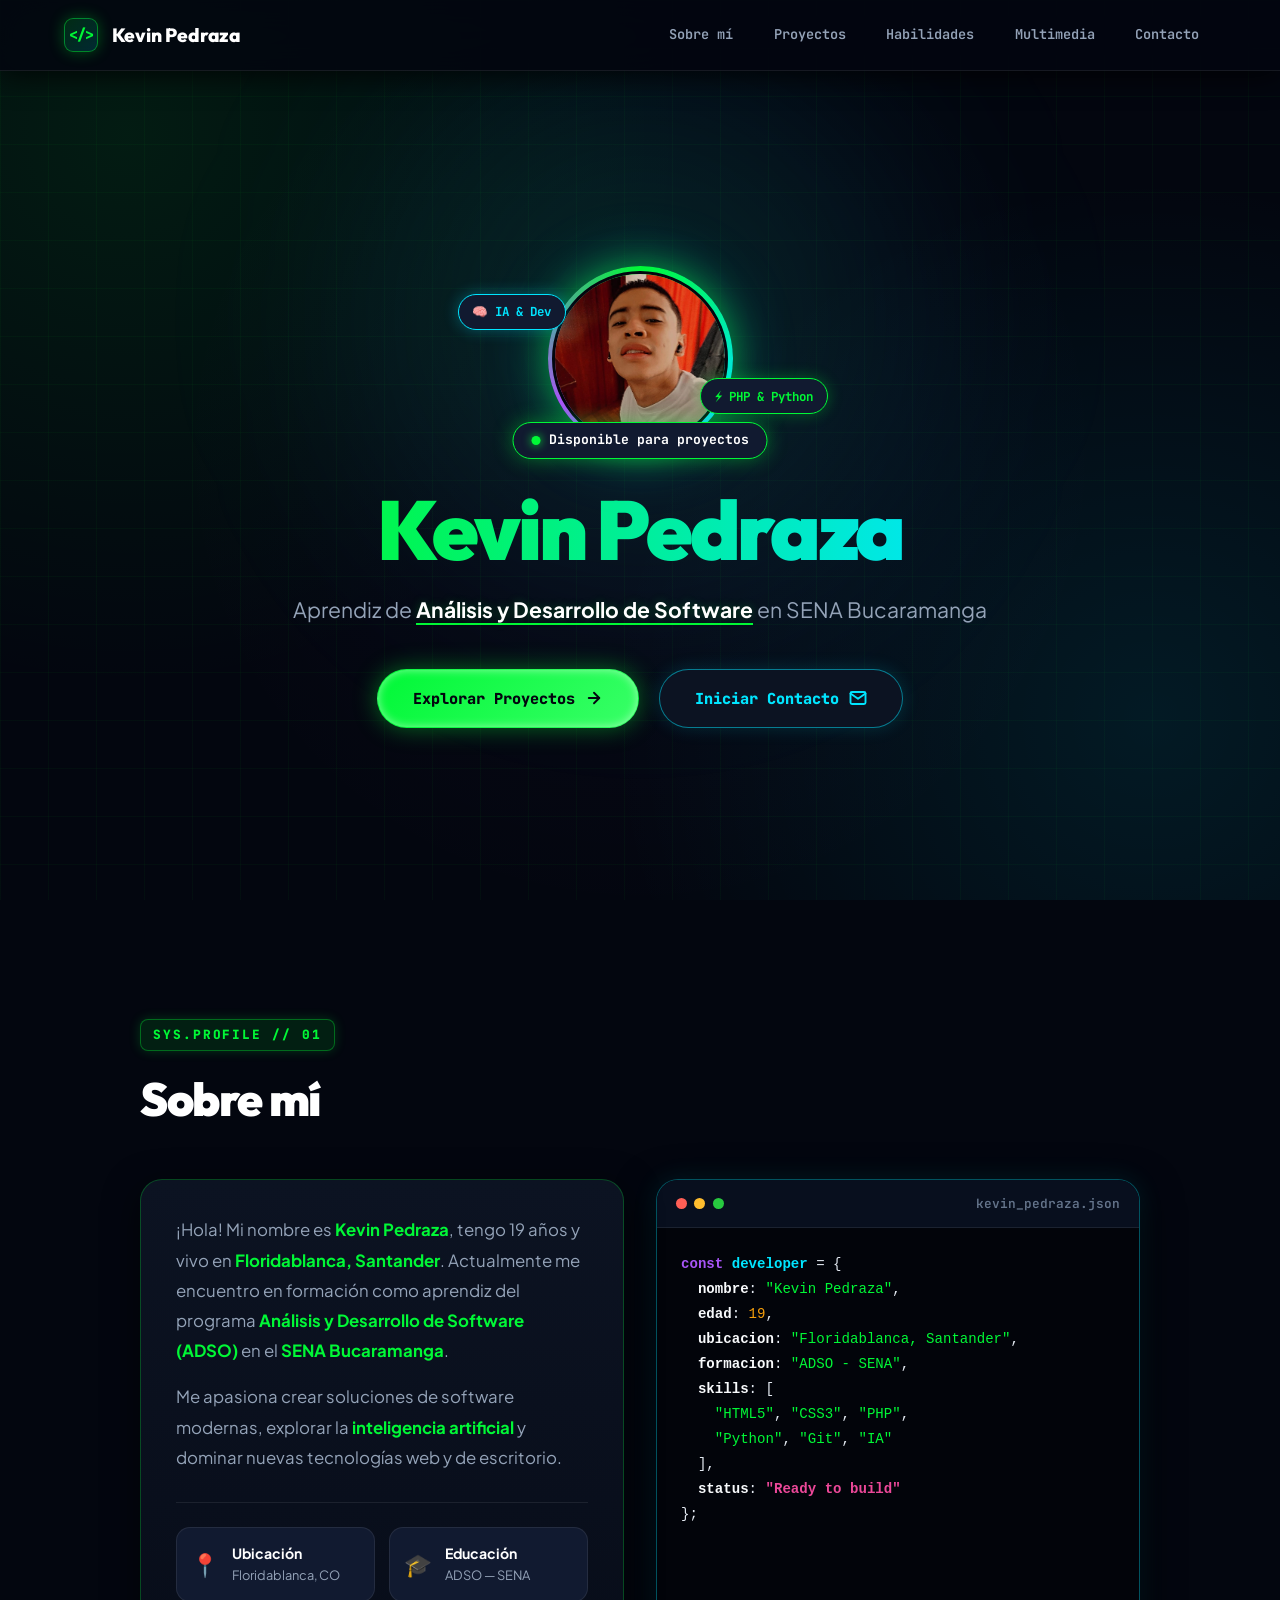
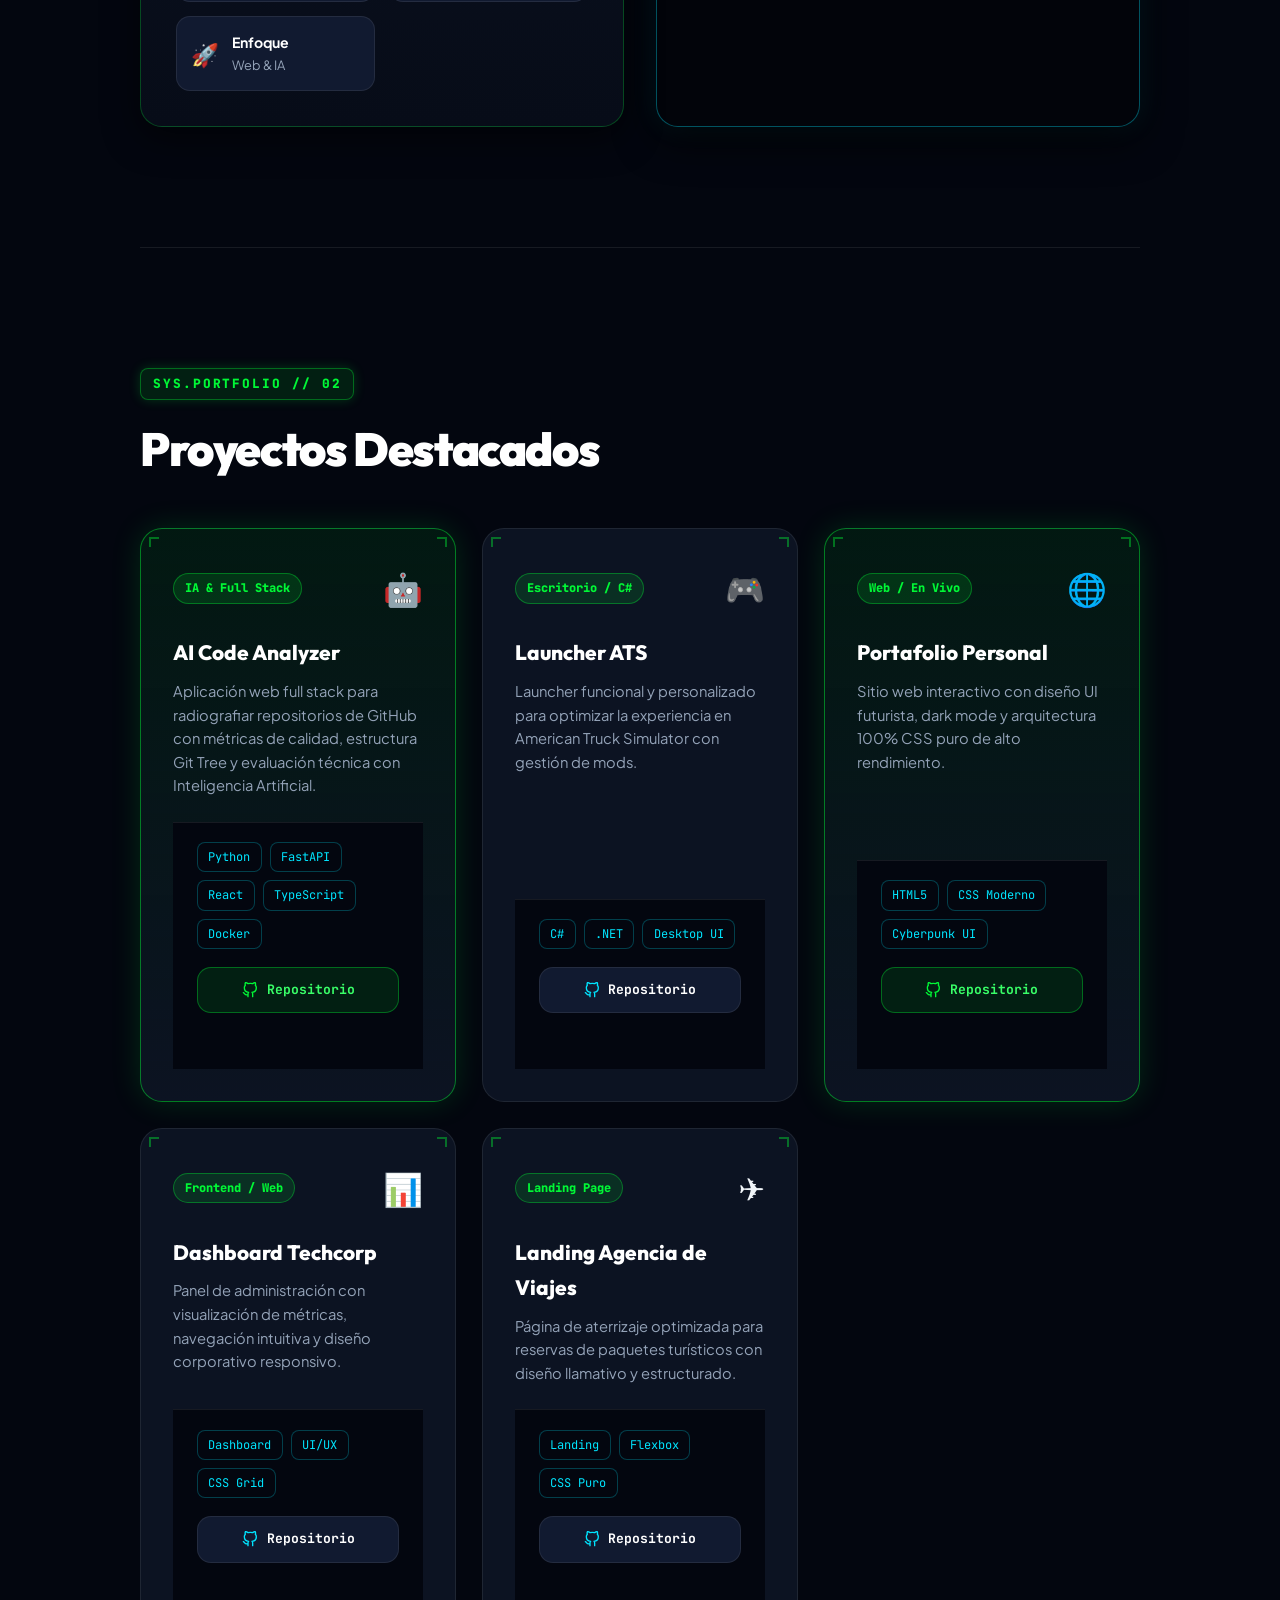
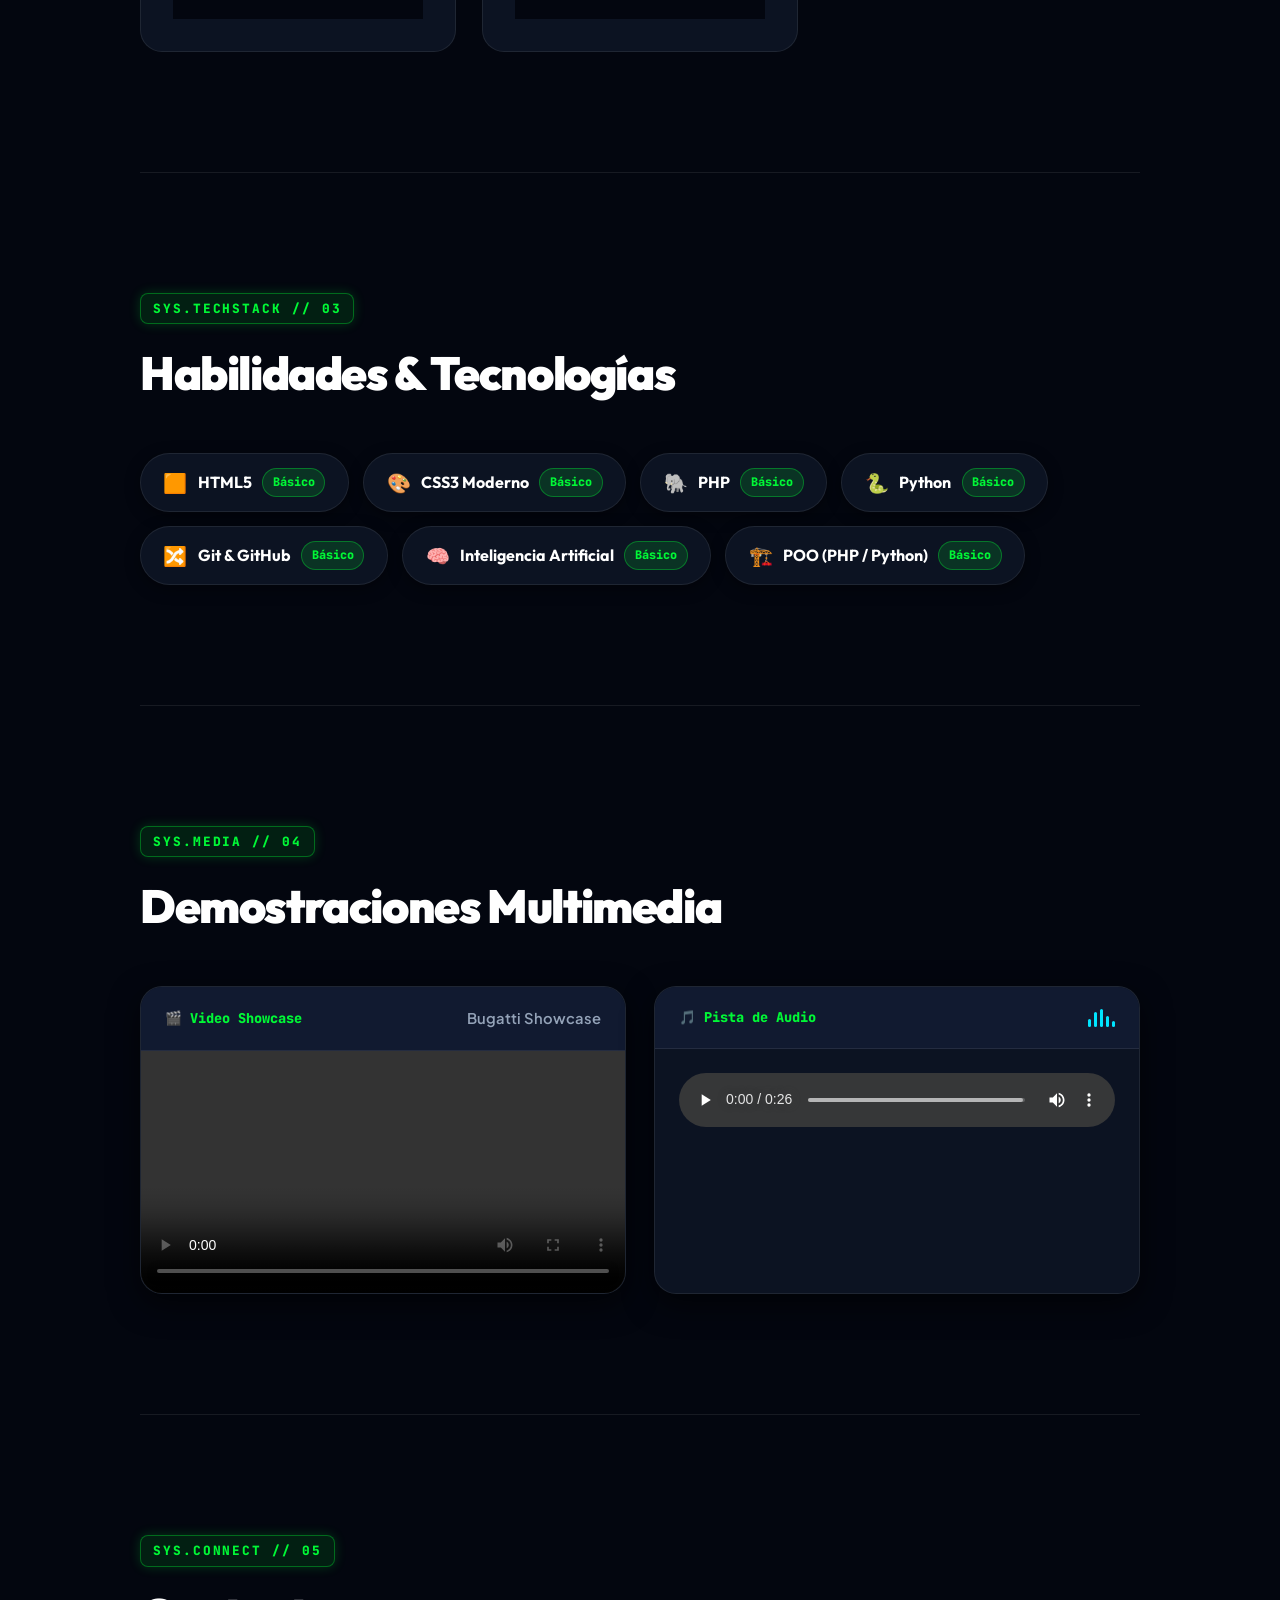
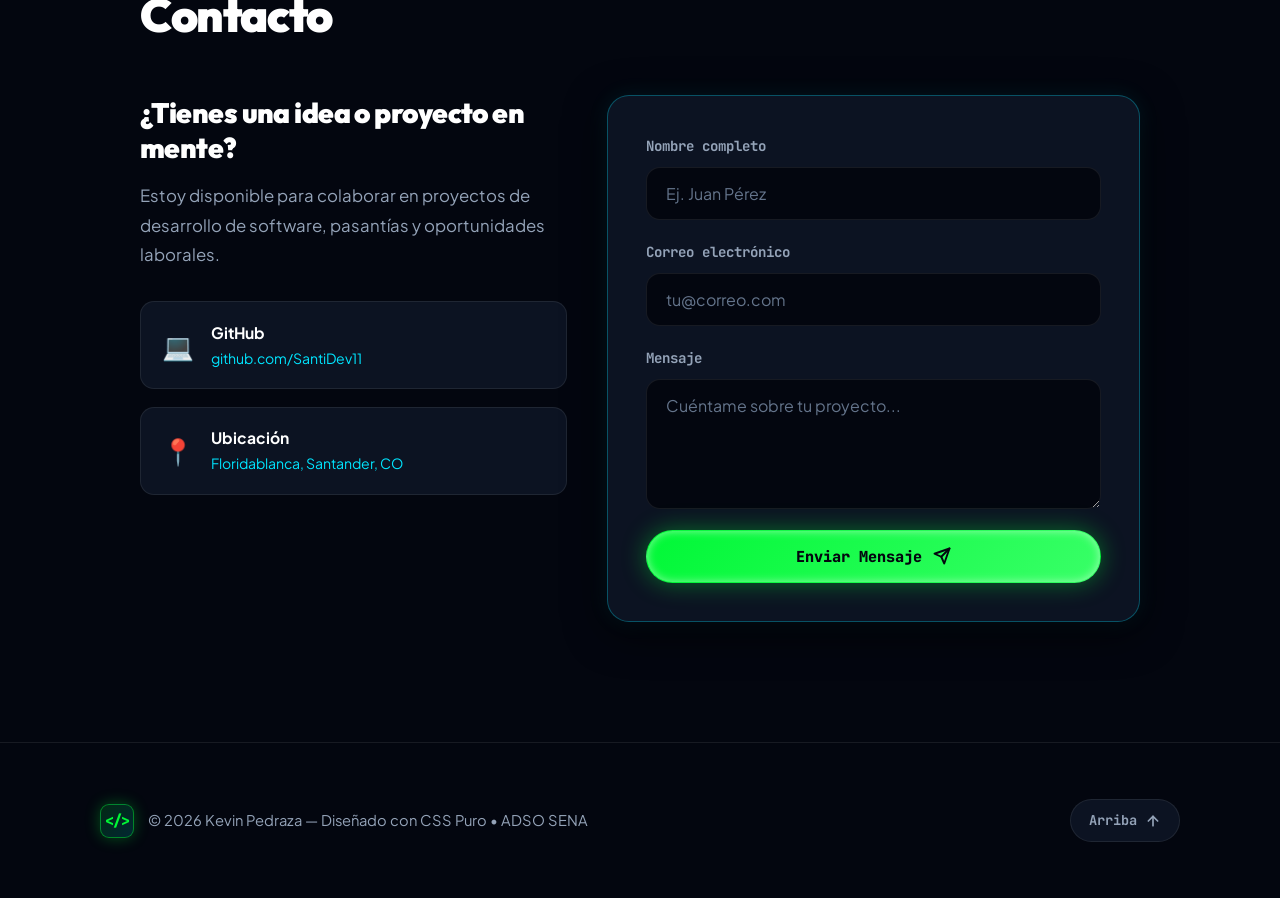
<file: index.html>
<!DOCTYPE html>
<html lang="es">
<head>
  <meta charset="UTF-8">
  <meta name="viewport" content="width=device-width, initial-scale=1.0">
  <meta name="description" content="Portafolio profesional de Kevin Pedraza — Desarrollador de Software y Aprendiz ADSO en SENA Bucaramanga.">
  <meta name="author" content="Kevin Pedraza">
  
  <!-- Fuentes modernas de alta calidad -->
  <link rel="preconnect" href="https://fonts.googleapis.com">
  <link rel="preconnect" href="https://fonts.gstatic.com" crossorigin>
  <link href="https://fonts.googleapis.com/css2?family=Outfit:wght@400;500;600;700;800;900&family=Plus+Jakarta+Sans:wght@400;500;600;700;800&family=JetBrains+Mono:wght@400;500;700;800&display=swap" rel="stylesheet">
  
  <link rel="stylesheet" href="style.css">
  <title>Kevin Pedraza — Portafolio</title>
</head>

<body>
  <!-- ===== PRELOADER 100% CSS PURO SEMÁNTICO ===== -->
  <aside id="preloader" class="preloader" aria-label="Pantalla de carga">
    <figure class="preloader__content">
      <span class="preloader__icon-wrapper">
        <span class="preloader__glow"></span>
        <span class="cyber-core" aria-hidden="true">
          <span class="core-ring"></span>
          <span class="core-prism"></span>
          <span class="core-code">
            <span class="bracket-l">&lt;</span>
            <span class="slash">/</span>
            <span class="bracket-r">&gt;</span>
          </span>
        </span>
      </span>
      <h3 class="preloader__title">Loading...</h3>
      <figcaption class="preloader__subtitle">Portafolio — Kevin Pedraza</figcaption>
      <figure class="preloader__bar">
        <span class="preloader__progress"></span>
      </figure>
    </figure>
  </aside>

  <!-- ===== HEADER / NAVBAR CYBER ===== -->
  <header>
    <a href="#hero" class="nav__logo">
      <span class="logo__symbol" aria-hidden="true">&lt;/&gt;</span>
      <span class="logo__text">Kevin Pedraza</span>
    </a>
    <nav aria-label="Navegación principal">
      <a href="#sobre-mi">Sobre mí</a>
      <a href="#proyectos">Proyectos</a>
      <a href="#habilidades">Habilidades</a>
      <a href="#multimedia">Multimedia</a>
      <a href="#contacto">Contacto</a>
    </nav>
  </header>

  <!-- ===== HERO SECTION MASTER ===== -->
  <section id="hero" class="hero">
    <span class="hero__glow"></span>
    <span class="hero__grid-overlay"></span>
    
    <article class="hero__container">
      
      <!-- Avatar con Anillo de Neón Holográfico + Chips Flotantes -->
      <figure class="hero__avatar-wrapper">
        <span class="hero-floating-chip chip-1">🧠 IA & Dev</span>
        <span class="hero-floating-chip chip-2">⚡ PHP & Python</span>
        
        <span class="hero__foto">
          <img src="img/fotoperfil.jpeg" alt="Foto de perfil de Kevin Pedraza">
        </span>
        
        <span class="status-badge">
          <span class="status-dot"></span>
          <span>Disponible para proyectos</span>
        </span>
      </figure>

      <h1 class="hero__name">Kevin Pedraza</h1>
      <p class="hero__role">Aprendiz de <strong>Análisis y Desarrollo de Software</strong> en SENA Bucaramanga</p>
      
      <nav class="hero__actions" aria-label="Acciones principales">
        <a href="#proyectos" class="btn btn--primary">
          <span>Explorar Proyectos</span>
          <svg width="18" height="18" viewBox="0 0 24 24" fill="none" stroke="currentColor" stroke-width="2.5" stroke-linecap="round" stroke-linejoin="round"><line x1="5" y1="12" x2="19" y2="12"></line><polyline points="12 5 19 12 12 19"></polyline></svg>
        </a>
        <a href="#contacto" class="btn btn--secondary">
          <span>Iniciar Contacto</span>
          <svg width="18" height="18" viewBox="0 0 24 24" fill="none" stroke="currentColor" stroke-width="2.5" stroke-linecap="round" stroke-linejoin="round"><path d="M4 4h16c1.1 0 2 .9 2 2v12c0 1.1-.9 2-2 2H4c-1.1 0-2-.9-2-2V6c0-1.1.9-2 2-2z"></path><polyline points="22,6 12,13 2,6"></polyline></svg>
        </a>
      </nav>

    </article>
  </section>

  <!-- ===== CONTENIDO PRINCIPAL ===== -->
  <main>

    <!-- SECCIÓN: SOBRE MÍ CON TERMINAL IDE -->
    <section id="sobre-mi" class="seccion">
      <header class="seccion__header">
        <span class="seccion__tag">SYS.PROFILE // 01</span>
        <h2>Sobre mí</h2>
      </header>

      <section class="about-grid">
        <!-- Tarjeta de Texto Principal -->
        <article class="card card--about">
          <p class="about__text">
            ¡Hola! Mi nombre es <strong>Kevin Pedraza</strong>, tengo 19 años y vivo en <strong>Floridablanca, Santander</strong>. Actualmente me encuentro en formación como aprendiz del programa <strong>Análisis y Desarrollo de Software (ADSO)</strong> en el <strong>SENA Bucaramanga</strong>.
          </p>
          <p class="about__text">
            Me apasiona crear soluciones de software modernas, explorar la <strong>inteligencia artificial</strong> y dominar nuevas tecnologías web y de escritorio.
          </p>

          <ul class="about__highlights">
            <li class="highlight-item">
              <span class="highlight-icon">📍</span>
              <section>
                <strong>Ubicación</strong>
                <p>Floridablanca, CO</p>
              </section>
            </li>
            <li class="highlight-item">
              <span class="highlight-icon">🎓</span>
              <section>
                <strong>Educación</strong>
                <p>ADSO — SENA</p>
              </section>
            </li>
            <li class="highlight-item">
              <span class="highlight-icon">🚀</span>
              <section>
                <strong>Enfoque</strong>
                <p>Web & IA</p>
              </section>
            </li>
          </ul>
        </article>

        <!-- Terminal IDE Interactiva -->
        <aside class="cyber-terminal">
          <header class="terminal__header">
            <span class="terminal__dots">
              <span class="dot red"></span>
              <span class="dot yellow"></span>
              <span class="dot green"></span>
            </span>
            <span class="terminal__title">kevin_pedraza.json</span>
          </header>
          <pre class="terminal__code"><code><span class="syn-key">const</span> <span class="syn-var">developer</span> = {
  <span class="syn-prop">nombre</span>: <span class="syn-str">"Kevin Pedraza"</span>,
  <span class="syn-prop">edad</span>: <span class="syn-num">19</span>,
  <span class="syn-prop">ubicacion</span>: <span class="syn-str">"Floridablanca, Santander"</span>,
  <span class="syn-prop">formacion</span>: <span class="syn-str">"ADSO - SENA"</span>,
  <span class="syn-prop">skills</span>: [
    <span class="syn-str">"HTML5"</span>, <span class="syn-str">"CSS3"</span>, <span class="syn-str">"PHP"</span>,
    <span class="syn-str">"Python"</span>, <span class="syn-str">"Git"</span>, <span class="syn-str">"IA"</span>
  ],
  <span class="syn-prop">status</span>: <span class="syn-bool">"Ready to build"</span>
};</code></pre>
        </aside>
      </section>
    </section>

    <!-- SECCIÓN: PROYECTOS -->
    <section id="proyectos" class="seccion">
      <header class="seccion__header">
        <span class="seccion__tag">SYS.PORTFOLIO // 02</span>
        <h2>Proyectos Destacados</h2>
      </header>

      <section class="grid-proyectos">
        
        <!-- Proyecto 1: AI Code Analyzer (Destacado) -->
        <article class="proyecto-card proyecto-card--featured">
          <span class="card__corner top-l"></span>
          <span class="card__corner top-r"></span>
          <header class="proyecto-card__top">
            <span class="proyecto-card__badge">IA & Full Stack</span>
            <span class="proyecto-card__icon">🤖</span>
          </header>
          <h3>AI Code Analyzer</h3>
          <p>Aplicación web full stack para radiografiar repositorios de GitHub con métricas de calidad, estructura Git Tree y evaluación técnica con Inteligencia Artificial.</p>
          <footer class="proyecto-card__footer">
            <section class="proyecto-card__tags">
              <span>Python</span>
              <span>FastAPI</span>
              <span>React</span>
              <span>TypeScript</span>
              <span>Docker</span>
            </section>
            <nav class="proyecto-card__actions" aria-label="Enlaces de AI Code Analyzer">
              <a href="https://github.com/SantiDev11/AI-Code-Analyzer" target="_blank" rel="noopener noreferrer" class="btn-repo btn-repo--highlight">
                <svg width="16" height="16" viewBox="0 0 24 24" fill="none" stroke="currentColor" stroke-width="2" stroke-linecap="round" stroke-linejoin="round"><path d="M9 19c-5 1.5-5-2.5-7-3m14 6v-3.87a3.37 3.37 0 0 0-.94-2.61c3.14-.35 6.44-1.54 6.44-7A5.44 5.44 0 0 0 20 4.77 5.07 5.07 0 0 0 19.91 1S18.73.65 16 2.48a13.38 13.38 0 0 0-7 0C6.27.65 5.09 1 5.09 1A5.07 5.07 0 0 0 5 4.77a5.44 5.44 0 0 0-1.5 3.78c0 5.42 3.3 6.61 6.44 7A3.37 3.37 0 0 0 9 18.13V22"></path></svg>
                <span>Repositorio</span>
              </a>
            </nav>
          </footer>
        </article>

        <!-- Proyecto 2 -->
        <article class="proyecto-card">
          <span class="card__corner top-l"></span>
          <span class="card__corner top-r"></span>
          <header class="proyecto-card__top">
            <span class="proyecto-card__badge">Escritorio / C#</span>
            <span class="proyecto-card__icon">🎮</span>
          </header>
          <h3>Launcher ATS</h3>
          <p>Launcher funcional y personalizado para optimizar la experiencia en American Truck Simulator con gestión de mods.</p>
          <footer class="proyecto-card__footer">
            <section class="proyecto-card__tags">
              <span>C#</span>
              <span>.NET</span>
              <span>Desktop UI</span>
            </section>
            <nav class="proyecto-card__actions" aria-label="Enlaces de Launcher ATS">
              <a href="https://github.com/SantiDev11/launcher-victor-trucks-backend.git" target="_blank" rel="noopener noreferrer" class="btn-repo">
                <svg width="16" height="16" viewBox="0 0 24 24" fill="none" stroke="currentColor" stroke-width="2" stroke-linecap="round" stroke-linejoin="round"><path d="M9 19c-5 1.5-5-2.5-7-3m14 6v-3.87a3.37 3.37 0 0 0-.94-2.61c3.14-.35 6.44-1.54 6.44-7A5.44 5.44 0 0 0 20 4.77 5.07 5.07 0 0 0 19.91 1S18.73.65 16 2.48a13.38 13.38 0 0 0-7 0C6.27.65 5.09 1 5.09 1A5.07 5.07 0 0 0 5 4.77a5.44 5.44 0 0 0-1.5 3.78c0 5.42 3.3 6.61 6.44 7A3.37 3.37 0 0 0 9 18.13V22"></path></svg>
                <span>Repositorio</span>
              </a>
            </nav>
          </footer>
        </article>

        <!-- Proyecto 2 (Destacado) -->
        <article class="proyecto-card proyecto-card--featured">
          <span class="card__corner top-l"></span>
          <span class="card__corner top-r"></span>
          <header class="proyecto-card__top">
            <span class="proyecto-card__badge">Web / En Vivo</span>
            <span class="proyecto-card__icon">🌐</span>
          </header>
          <h3>Portafolio Personal</h3>
          <p>Sitio web interactivo con diseño UI futurista, dark mode y arquitectura 100% CSS puro de alto rendimiento.</p>
          <footer class="proyecto-card__footer">
            <section class="proyecto-card__tags">
              <span>HTML5</span>
              <span>CSS Moderno</span>
              <span>Cyberpunk UI</span>
            </section>
            <nav class="proyecto-card__actions" aria-label="Enlaces del Portafolio">
              <a href="https://github.com/SantiDev11/portafolio-Kevin-Pedraza" target="_blank" rel="noopener noreferrer" class="btn-repo btn-repo--highlight">
                <svg width="16" height="16" viewBox="0 0 24 24" fill="none" stroke="currentColor" stroke-width="2" stroke-linecap="round" stroke-linejoin="round"><path d="M9 19c-5 1.5-5-2.5-7-3m14 6v-3.87a3.37 3.37 0 0 0-.94-2.61c3.14-.35 6.44-1.54 6.44-7A5.44 5.44 0 0 0 20 4.77 5.07 5.07 0 0 0 19.91 1S18.73.65 16 2.48a13.38 13.38 0 0 0-7 0C6.27.65 5.09 1 5.09 1A5.07 5.07 0 0 0 5 4.77a5.44 5.44 0 0 0-1.5 3.78c0 5.42 3.3 6.61 6.44 7A3.37 3.37 0 0 0 9 18.13V22"></path></svg>
                <span>Repositorio</span>
              </a>
            </nav>
          </footer>
        </article>

        <!-- Proyecto 3 -->
        <article class="proyecto-card">
          <span class="card__corner top-l"></span>
          <span class="card__corner top-r"></span>
          <header class="proyecto-card__top">
            <span class="proyecto-card__badge">Frontend / Web</span>
            <span class="proyecto-card__icon">📊</span>
          </header>
          <h3>Dashboard Techcorp</h3>
          <p>Panel de administración con visualización de métricas, navegación intuitiva y diseño corporativo responsivo.</p>
          <footer class="proyecto-card__footer">
            <section class="proyecto-card__tags">
              <span>Dashboard</span>
              <span>UI/UX</span>
              <span>CSS Grid</span>
            </section>
            <nav class="proyecto-card__actions" aria-label="Enlaces de Dashboard Techcorp">
              <a href="https://github.com/SantiDev11/techcorp-crm-php.git" target="_blank" rel="noopener noreferrer" class="btn-repo">
                <svg width="16" height="16" viewBox="0 0 24 24" fill="none" stroke="currentColor" stroke-width="2" stroke-linecap="round" stroke-linejoin="round"><path d="M9 19c-5 1.5-5-2.5-7-3m14 6v-3.87a3.37 3.37 0 0 0-.94-2.61c3.14-.35 6.44-1.54 6.44-7A5.44 5.44 0 0 0 20 4.77 5.07 5.07 0 0 0 19.91 1S18.73.65 16 2.48a13.38 13.38 0 0 0-7 0C6.27.65 5.09 1 5.09 1A5.07 5.07 0 0 0 5 4.77a5.44 5.44 0 0 0-1.5 3.78c0 5.42 3.3 6.61 6.44 7A3.37 3.37 0 0 0 9 18.13V22"></path></svg>
                <span>Repositorio</span>
              </a>
            </nav>
          </footer>
        </article>

        <!-- Proyecto 4 -->
        <article class="proyecto-card">
          <span class="card__corner top-l"></span>
          <span class="card__corner top-r"></span>
          <header class="proyecto-card__top">
            <span class="proyecto-card__badge">Landing Page</span>
            <span class="proyecto-card__icon">✈️</span>
          </header>
          <h3>Landing Agencia de Viajes</h3>
          <p>Página de aterrizaje optimizada para reservas de paquetes turísticos con diseño llamativo y estructurado.</p>
          <footer class="proyecto-card__footer">
            <section class="proyecto-card__tags">
              <span>Landing</span>
              <span>Flexbox</span>
              <span>CSS Puro</span>
            </section>
            <nav class="proyecto-card__actions" aria-label="Enlaces de Landing Agencia de Viajes">
              <a href="https://github.com/SantiDev11/LandiPage-Aventura-Global-Viajes.git" target="_blank" rel="noopener noreferrer" class="btn-repo">
                <svg width="16" height="16" viewBox="0 0 24 24" fill="none" stroke="currentColor" stroke-width="2" stroke-linecap="round" stroke-linejoin="round"><path d="M9 19c-5 1.5-5-2.5-7-3m14 6v-3.87a3.37 3.37 0 0 0-.94-2.61c3.14-.35 6.44-1.54 6.44-7A5.44 5.44 0 0 0 20 4.77 5.07 5.07 0 0 0 19.91 1S18.73.65 16 2.48a13.38 13.38 0 0 0-7 0C6.27.65 5.09 1 5.09 1A5.07 5.07 0 0 0 5 4.77a5.44 5.44 0 0 0-1.5 3.78c0 5.42 3.3 6.61 6.44 7A3.37 3.37 0 0 0 9 18.13V22"></path></svg>
                <span>Repositorio</span>
              </a>
            </nav>
          </footer>
        </article>

      </section>
    </section>

    <!-- SECCIÓN: HABILIDADES -->
    <section id="habilidades" class="seccion">
      <header class="seccion__header">
        <span class="seccion__tag">SYS.TECHSTACK // 03</span>
        <h2>Habilidades & Tecnologías</h2>
      </header>

      <ul class="skills-wrapper">
        <li class="skill-pill">
          <span class="skill-icon">🟧</span>
          <span class="skill-name">HTML5</span>
          <span class="skill-level">Básico</span>
        </li>
        <li class="skill-pill">
          <span class="skill-icon">🎨</span>
          <span class="skill-name">CSS3 Moderno</span>
          <span class="skill-level">Básico</span>
        </li>
        <li class="skill-pill">
          <span class="skill-icon">🐘</span>
          <span class="skill-name">PHP</span>
          <span class="skill-level">Básico</span>
        </li>
        <li class="skill-pill">
          <span class="skill-icon">🐍</span>
          <span class="skill-name">Python</span>
          <span class="skill-level">Básico</span>
        </li>
        <li class="skill-pill">
          <span class="skill-icon">🔀</span>
          <span class="skill-name">Git & GitHub</span>
          <span class="skill-level">Básico</span>
        </li>
        <li class="skill-pill">
          <span class="skill-icon">🧠</span>
          <span class="skill-name">Inteligencia Artificial</span>
          <span class="skill-level">Básico</span>
        </li>
        <li class="skill-pill">
          <span class="skill-icon">🏗️</span>
          <span class="skill-name">POO (PHP / Python)</span>
          <span class="skill-level">Básico</span>
        </li>
      </ul>
    </section>

    <!-- SECCIÓN: MULTIMEDIA CON ECUALIZADOR -->
    <section id="multimedia" class="seccion">
      <header class="seccion__header">
        <span class="seccion__tag">SYS.MEDIA // 04</span>
        <h2>Demostraciones Multimedia</h2>
      </header>

      <section class="media-grid">
        <!-- Video -->
        <article class="media-card">
          <header class="media-card__header">
            <span class="media-badge">🎬 Video Showcase</span>
            <span class="media-title">Bugatti Showcase</span>
          </header>
          <figure class="video-frame">
            <video src="img/videobugatti.mp4" controls preload="metadata">Tu navegador no soporta video.</video>
          </figure>
        </article>

        <!-- Audio con Ecualizador -->
        <article class="media-card">
          <header class="media-card__header">
            <span class="media-badge">🎵 Pista de Audio</span>
            <span class="audio-equalizer">
              <span></span>
              <span></span>
              <span></span>
              <span></span>
              <span></span>
            </span>
          </header>
          <figure class="audio-frame">
            <audio src="img/musica.mp3" controls preload="metadata" type="audio/mpeg">Tu navegador no soporta audio.</audio>
          </figure>
        </article>
      </section>
    </section>

    <!-- SECCIÓN: CONTACTO -->
    <section id="contacto" class="seccion">
      <header class="seccion__header">
        <span class="seccion__tag">SYS.CONNECT // 05</span>
        <h2>Contacto</h2>
      </header>

      <section class="contacto-grid">
        <aside class="contacto-info">
          <h3>¿Tienes una idea o proyecto en mente?</h3>
          <p>Estoy disponible para colaborar en proyectos de desarrollo de software, pasantías y oportunidades laborales.</p>
          
          <ul class="contacto-links">
            <li class="contacto-item">
              <a href="https://github.com/SantiDev11" target="_blank" class="contacto-item__link">
                <span class="contacto-item__icon">💻</span>
                <section>
                  <strong>GitHub</strong>
                  <p>github.com/SantiDev11</p>
                </section>
              </a>
            </li>
            <li class="contacto-item">
              <span class="contacto-item__icon">📍</span>
              <section>
                <strong>Ubicación</strong>
                <p>Floridablanca, Santander, CO</p>
              </section>
            </li>
          </ul>
        </aside>

        <article class="card card--form">
          <form>
            <fieldset class="form-group">
              <label for="nombre">Nombre completo</label>
              <input type="text" id="nombre" name="nombre" placeholder="Ej. Juan Pérez" required>
            </fieldset>
            
            <fieldset class="form-group">
              <label for="correo">Correo electrónico</label>
              <input type="email" id="correo" name="correo" placeholder="tu@correo.com" required>
            </fieldset>

            <fieldset class="form-group">
              <label for="mensaje">Mensaje</label>
              <textarea id="mensaje" name="mensaje" placeholder="Cuéntame sobre tu proyecto..." required></textarea>
            </fieldset>

            <button type="submit" class="btn btn--primary btn--full">
              <span>Enviar Mensaje</span>
              <svg width="18" height="18" viewBox="0 0 24 24" fill="none" stroke="currentColor" stroke-width="2.5" stroke-linecap="round" stroke-linejoin="round"><line x1="22" y1="2" x2="11" y2="13"></line><polygon points="22 2 15 22 11 13 2 9 22 2"></polygon></svg>
            </button>
          </form>
        </article>
      </section>
    </section>

  </main>

  <!-- ===== FOOTER ===== -->
  <footer>
    <section class="footer__container">
      <section class="footer__brand">
        <span class="logo__symbol" aria-hidden="true">&lt;/&gt;</span>
        <p>© 2026 Kevin Pedraza — Diseñado con CSS Puro • ADSO SENA</p>
      </section>
      <a href="#hero" class="back-to-top" aria-label="Volver arriba">
        <span>Arriba</span>
        <svg width="16" height="16" viewBox="0 0 24 24" fill="none" stroke="currentColor" stroke-width="2.5" stroke-linecap="round" stroke-linejoin="round"><line x1="12" y1="19" x2="12" y2="5"></line><polyline points="5 12 12 5 19 12"></polyline></svg>
      </a>
    </section>
  </footer>
</body>
</html>
</file>
<file: style.css>
/* ============================================================
   PORTAFOLIO KEVIN PEDRAZA — EDICIÓN CYBER-DEVELOPER MASTER
   100% CSS PURO · SIN JAVASCRIPT · NIVEL AWWWARDS
   Terminal IDE · Chips Flotantes · HUD Brackets · Ecualizador
   ============================================================ */

/* ---- SISTEMA DE VARIABLES DE ALTO RENDIMIENTO ---- */
:root {
  /* Tipografías */
  --font-heading: 'Outfit', system-ui, -apple-system, sans-serif;
  --font-body: 'Plus Jakarta Sans', system-ui, -apple-system, sans-serif;
  --font-mono: 'JetBrains Mono', monospace;

  /* Paleta Neón Cyberpunk */
  --bg-void: #03060f;
  --bg-deep: #070c18;
  --bg-surface: #0c1322;
  --bg-surface-elevated: #111a30;
  --bg-surface-glow: #16223e;
  
  --neon-green: #00f836;
  --neon-green-bright: #39ff68;
  --neon-cyan: #00e5ff;
  --neon-cyan-bright: #67f2ff;
  --neon-purple: #a855f7;
  --neon-yellow: #facc15;
  --neon-red: #f43f5e;
  
  --glow-green-sm: 0 0 15px rgba(0, 248, 54, 0.35);
  --glow-green-lg: 0 0 35px rgba(0, 248, 54, 0.5), 0 0 65px rgba(0, 229, 255, 0.25);
  --glow-cyan-sm: 0 0 15px rgba(0, 229, 255, 0.35);
  --glow-cyan-lg: 0 0 35px rgba(0, 229, 255, 0.5);

  --border-glass: rgba(255, 255, 255, 0.08);
  --border-neon-green: rgba(0, 248, 54, 0.45);
  --border-neon-cyan: rgba(0, 229, 255, 0.45);

  --text-pure: #ffffff;
  --text-main: #f1f5f9;
  --text-muted: #94a3b8;
  --text-dim: #64748b;

  --r-sm: 8px;
  --r-md: 14px;
  --r-lg: 22px;
  --r-pill: 9999px;

  --ease-spring: cubic-bezier(0.16, 1, 0.3, 1);
  --transition-fast: all 0.2s var(--ease-spring);
  --transition: all 0.3s var(--ease-spring);

  color-scheme: dark;
}

/* ---- RESET & CONFIGURACIÓN GLOBAL ---- */
*, *::before, *::after {
  margin: 0;
  padding: 0;
  box-sizing: border-box;
}

ul, ol {
  list-style: none;
  padding: 0;
  margin: 0;
}

fieldset {
  border: none;
  padding: 0;
  margin: 0;
  min-inline-size: min-content;
}

figure {
  margin: 0;
  padding: 0;
}

html {
  scroll-behavior: smooth;
  font-size: 16px;
}

body {
  font-family: var(--font-body);
  background-color: var(--bg-void);
  color: var(--text-main);
  line-height: 1.7;
  overflow-x: hidden;
  position: relative;
  
  /* Textura de cuadrícula cibernética con orbes de luz ambientales */
  background-image: 
    radial-gradient(circle at 10% 15%, rgba(0, 248, 54, 0.09) 0%, transparent 40%),
    radial-gradient(circle at 90% 80%, rgba(0, 229, 255, 0.09) 0%, transparent 40%),
    radial-gradient(circle at 50% 50%, rgba(168, 85, 247, 0.04) 0%, transparent 60%),
    linear-gradient(to right, rgba(0, 248, 54, 0.035) 1px, transparent 1px),
    linear-gradient(to bottom, rgba(0, 248, 54, 0.035) 1px, transparent 1px);
  background-size: 100% 100%, 100% 100%, 100% 100%, 48px 48px, 48px 48px;
  background-attachment: fixed;
}

/* ============================================================
   PRELOADER 100% CSS PURO (SIN JAVASCRIPT)
   ============================================================ */
.preloader {
  position: fixed;
  inset: 0;
  z-index: 99999;
  background-color: #040813;
  background-image: radial-gradient(circle at 50% 45%, rgba(0, 229, 255, 0.12) 0%, rgba(3, 6, 15, 0.98) 65%);
  display: flex;
  align-items: center;
  justify-content: center;
  pointer-events: none;
  animation: preloaderFadeOut 0.6s cubic-bezier(0.16, 1, 0.3, 1) 2.2s forwards;
}

@keyframes preloaderFadeOut {
  0% {
    opacity: 1;
    visibility: visible;
    pointer-events: all;
  }
  99% {
    opacity: 0;
    visibility: visible;
    pointer-events: none;
  }
  100% {
    opacity: 0;
    visibility: hidden;
    pointer-events: none;
  }
}

.preloader__content {
  display: flex;
  flex-direction: column;
  align-items: center;
  text-align: center;
  gap: 0.85rem;
  max-width: 320px;
  width: 90%;
  margin: 0;
  padding: 0;
  animation: preloaderContentPop 0.8s cubic-bezier(0.16, 1, 0.3, 1) forwards;
}

@keyframes preloaderContentPop {
  0% {
    transform: scale(0.9) translateY(10px);
    opacity: 0;
  }
  100% {
    transform: scale(1) translateY(0);
    opacity: 1;
  }
}

/* ============================================================
   EMBLEMA HOLOGRÁFICO CYBER-CORE (DISEÑO EXCLUSIVO & ORIGINAL)
   ============================================================ */
.preloader__icon-wrapper {
  position: relative;
  width: 100px;
  height: 95px;
  display: flex;
  align-items: center;
  justify-content: center;
  margin-bottom: 0.5rem;
}

.preloader__glow {
  position: absolute;
  width: 130px;
  height: 130px;
  background: radial-gradient(circle, rgba(0, 248, 54, 0.45) 0%, rgba(0, 229, 255, 0.35) 45%, transparent 70%);
  filter: blur(28px);
  pointer-events: none;
  animation: coreGlowPulse 2.2s ease-in-out infinite alternate;
}

@keyframes coreGlowPulse {
  0% { transform: scale(0.85); opacity: 0.6; }
  100% { transform: scale(1.25); opacity: 1; }
}

/* Núcleo Holográfico 3D de Código & IA */
.cyber-core {
  position: relative;
  width: 72px;
  height: 72px;
  display: flex;
  align-items: center;
  justify-content: center;
  animation: coreFloat 3.5s ease-in-out infinite alternate;
}

@keyframes coreFloat {
  0% { transform: translateY(0) rotate(0deg); }
  100% { transform: translateY(-7px) rotate(3deg); }
}

/* Anillo exterior giratorio con haz láser */
.core-ring {
  position: absolute;
  inset: 0;
  border-radius: 18px;
  background: conic-gradient(from 0deg, var(--neon-green), var(--neon-cyan), var(--neon-purple), var(--neon-green));
  padding: 3px;
  box-shadow: 0 0 25px rgba(0, 248, 54, 0.6), 0 0 35px rgba(0, 229, 255, 0.4);
  animation: ringRotate 4s linear infinite;
}

@keyframes ringRotate {
  0% { transform: rotate(0deg); }
  100% { transform: rotate(360deg); }
}

/* Prisma interior oscuro */
.core-prism {
  position: absolute;
  inset: 3px;
  background: #030712;
  border-radius: 15px;
}

/* Símbolo central de código < / > */
.core-code {
  position: relative;
  z-index: 2;
  display: flex;
  align-items: center;
  gap: 3px;
  font-family: var(--font-mono);
  font-size: 1.45rem;
  font-weight: 900;
  color: #ffffff;
  text-shadow: 0 0 15px var(--neon-green), 0 0 25px var(--neon-cyan);
}

.core-code .bracket-l {
  color: var(--neon-green);
  animation: bracketPulse 2s ease-in-out infinite alternate;
}

.core-code .slash {
  color: #ffffff;
  opacity: 0.85;
}

.core-code .bracket-r {
  color: var(--neon-cyan);
  animation: bracketPulse 2s ease-in-out infinite alternate 1s;
}

@keyframes bracketPulse {
  0% { transform: scale(1); filter: brightness(1); }
  100% { transform: scale(1.18); filter: brightness(1.4); }
}

.preloader__title {
  font-family: var(--font-heading);
  font-size: 1.35rem;
  font-weight: 700;
  color: #ffffff;
  letter-spacing: 0.05em;
  margin: 0;
  text-shadow: 0 0 12px rgba(255, 255, 255, 0.4);
}

.preloader__subtitle {
  font-family: var(--font-mono);
  font-size: 0.82rem;
  color: var(--text-muted);
  letter-spacing: 0.03em;
  margin-top: -0.3rem;
  opacity: 0.85;
}

/* Barra de progreso de carga de alta tecnología */
.preloader__bar {
  width: 240px;
  height: 4px;
  background: rgba(255, 255, 255, 0.12);
  border-radius: var(--r-pill);
  overflow: hidden;
  margin-top: 0.6rem;
  position: relative;
  box-shadow: inset 0 1px 2px rgba(0, 0, 0, 0.6);
}

.preloader__progress {
  display: block;
  width: 0%;
  height: 100%;
  background: linear-gradient(90deg, #00f836, #00e5ff, #38bdf8);
  border-radius: var(--r-pill);
  box-shadow: 0 0 14px rgba(0, 229, 255, 0.9), 0 0 22px rgba(0, 248, 54, 0.6);
  animation: preloaderProgressFill 1.8s cubic-bezier(0.2, 0.8, 0.2, 1) forwards;
}

@keyframes preloaderProgressFill {
  0% { width: 0%; }
  35% { width: 45%; }
  75% { width: 85%; }
  100% { width: 100%; }
}

/* ============================================================
   HEADER / NAVBAR CYBER FLOTANTE (SÓLO BARRA PRINCIPAL)
   ============================================================ */
body > header {
  position: sticky;
  top: 0;
  z-index: 100;
  display: flex;
  align-items: center;
  justify-content: space-between;
  padding: 0.95rem clamp(1.5rem, 5vw, 4rem);
  background: color-mix(in srgb, var(--bg-void) 88%, transparent);
  backdrop-filter: blur(20px) saturate(1.8);
  -webkit-backdrop-filter: blur(20px) saturate(1.8);
  border-bottom: 1px solid var(--border-glass);
  box-shadow: 0 4px 30px rgba(0, 0, 0, 0.8);
}

.nav__logo {
  display: inline-flex;
  align-items: center;
  gap: 0.85rem;
  text-decoration: none;
}

/* Emblema Cyber-Core para Navbar & Footer */
.logo__symbol {
  display: inline-flex;
  align-items: center;
  justify-content: center;
  width: 34px;
  height: 34px;
  border-radius: 9px;
  background: linear-gradient(135deg, rgba(0, 248, 54, 0.15), rgba(0, 229, 255, 0.15));
  border: 1px solid var(--border-neon-green);
  box-shadow: 0 0 15px rgba(0, 248, 54, 0.3);
  font-family: var(--font-mono);
  font-size: 0.95rem;
  font-weight: 900;
  color: var(--neon-green);
  letter-spacing: -1px;
  transition: var(--transition);
}

.nav__logo:hover .logo__symbol {
  transform: scale(1.12) rotate(6deg);
  border-color: var(--neon-cyan);
  box-shadow: 0 0 25px var(--neon-cyan), 0 0 40px var(--neon-green);
  color: #ffffff;
}

.logo__text {
  font-family: var(--font-heading);
  font-size: 1.2rem;
  font-weight: 800;
  color: var(--text-pure);
  letter-spacing: -0.01em;
  transition: var(--transition);
}

.nav__logo:hover .logo__text {
  color: var(--neon-green);
  text-shadow: 0 0 15px var(--neon-green);
}

nav {
  display: flex;
  gap: 0.4rem;
  align-items: center;
}

nav a {
  font-family: var(--font-mono);
  font-size: 0.85rem;
  font-weight: 600;
  color: var(--text-muted);
  text-decoration: none;
  padding: 0.45rem 1rem;
  border-radius: var(--r-pill);
  border: 1px solid transparent;
  position: relative;
  transition: var(--transition);
}

nav a:hover {
  color: var(--neon-green);
  background: rgba(0, 248, 54, 0.08);
  border-color: rgba(0, 248, 54, 0.35);
  box-shadow: 0 0 15px rgba(0, 248, 54, 0.2);
  transform: translateY(-2px);
}

@media (max-width: 720px) {
  body > header { flex-direction: column; gap: 0.8rem; padding: 0.8rem 1rem; }
  .logo__text { display: none; }
  nav { justify-content: center; flex-wrap: wrap; }
  nav a { font-size: 0.82rem; padding: 0.3rem 0.65rem; }
}

/* ============================================================
   HERO SECTION MASTER
   ============================================================ */
.hero {
  position: relative;
  min-height: 92vh;
  display: flex;
  align-items: center;
  justify-content: center;
  text-align: center;
  padding: 5rem clamp(1rem, 5vw, 3rem) 3.5rem;
  overflow: hidden;
}

/* Resplandor ambiental de fondo */
.hero__glow {
  position: absolute;
  top: 30%;
  left: 50%;
  transform: translate(-50%, -50%);
  width: 700px;
  height: 700px;
  background: radial-gradient(circle, rgba(0, 248, 54, 0.14) 0%, rgba(0, 229, 255, 0.09) 35%, transparent 70%);
  filter: blur(100px);
  pointer-events: none;
  z-index: 0;
  animation: ambientGlow 8s ease-in-out infinite alternate;
}

@keyframes ambientGlow {
  0% { transform: translate(-50%, -50%) scale(0.9); opacity: 0.7; }
  100% { transform: translate(-50%, -50%) scale(1.18); opacity: 1; }
}

.hero__container {
  position: relative;
  z-index: 1;
  max-width: 820px;
}

/* ============================================================
   AVATAR — ANILLO DE NEÓN GIRATORIO + CHIPS FLOTANTES
   ============================================================ */
.hero__avatar-wrapper {
  position: relative;
  display: inline-block;
  margin-bottom: 2.2rem;
}

/* Chips flotantes al lado del avatar */
.hero-floating-chip {
  position: absolute;
  z-index: 2;
  font-family: var(--font-mono);
  font-size: 0.78rem;
  font-weight: 700;
  padding: 0.4rem 0.85rem;
  border-radius: var(--r-pill);
  background: var(--bg-surface-elevated);
  border: 1px solid var(--neon-cyan);
  color: var(--neon-cyan);
  box-shadow: 0 0 15px rgba(0, 229, 255, 0.3);
  pointer-events: none;
  white-space: nowrap;
  animation: chipFloat 5s ease-in-out infinite alternate;
}

.chip-1 {
  top: 15%;
  left: -90px;
  animation-delay: 0s;
}

.chip-2 {
  bottom: 20%;
  right: -95px;
  border-color: var(--neon-green);
  color: var(--neon-green);
  box-shadow: 0 0 15px rgba(0, 248, 54, 0.3);
  animation-delay: 2.5s;
}

@keyframes chipFloat {
  0% { transform: translateY(0px); }
  100% { transform: translateY(-8px); }
}

@media (max-width: 600px) {
  .hero-floating-chip { display: none; }
}

/* Anillo exterior con haz de luz giratorio en 360 grados */
.hero__foto {
  width: 185px;
  height: 185px;
  margin: 0 auto;
  border-radius: 50%;
  display: flex;
  align-items: center;
  justify-content: center;
  position: relative;
  background: conic-gradient(from 0deg, var(--neon-green), var(--neon-cyan), var(--neon-purple), var(--neon-green));
  padding: 4.5px;
  animation: rotateBeam 4.5s linear infinite;
  box-shadow: var(--glow-green-lg);
}

@keyframes rotateBeam {
  0% { transform: rotate(0deg); }
  100% { transform: rotate(360deg); }
}

/* Imagen interior (contrarresta rotación para mantenerse recta) */
.hero__foto img {
  width: 100%;
  height: 100%;
  border-radius: 50%;
  object-fit: cover;
  display: block;
  border: 3.5px solid var(--bg-void);
  animation: counterRotate 4.5s linear infinite;
}

@keyframes counterRotate {
  0% { transform: rotate(0deg); }
  100% { transform: rotate(-360deg); }
}

.hero__avatar-wrapper:hover .hero__foto {
  box-shadow: 0 0 55px var(--neon-green), 0 0 90px var(--neon-cyan);
}

/* Badge de Estado Neón */
.status-badge {
  position: absolute;
  bottom: -8px;
  left: 50%;
  transform: translateX(-50%);
  display: inline-flex;
  align-items: center;
  gap: 0.55rem;
  padding: 0.4rem 1.1rem;
  background: var(--bg-surface-elevated);
  border: 1.5px solid var(--neon-green);
  border-radius: var(--r-pill);
  font-family: var(--font-mono);
  font-size: 0.82rem;
  font-weight: 700;
  color: var(--text-pure);
  white-space: nowrap;
  box-shadow: 0 0 20px rgba(0, 248, 54, 0.4);
}

.status-dot {
  width: 9px;
  height: 9px;
  border-radius: 50%;
  background-color: var(--neon-green);
  box-shadow: 0 0 10px var(--neon-green);
  animation: dotBlink 1.8s infinite;
}

@keyframes dotBlink {
  0%, 100% { opacity: 1; transform: scale(1); }
  50% { opacity: 0.4; transform: scale(0.85); }
}

/* ============================================================
   TEXTO NEÓN FLUIDO ANIMADO
   ============================================================ */
.hero__greeting {
  font-family: var(--font-mono);
  font-size: 0.95rem;
  font-weight: 700;
  color: var(--neon-cyan);
  margin-bottom: 0.6rem;
  letter-spacing: 0.1em;
  text-shadow: 0 0 12px rgba(0, 229, 255, 0.4);
}

/* Título con flujo de color neón continuo */
.hero__name {
  font-family: var(--font-heading);
  font-size: clamp(3.2rem, 9vw, 5.2rem);
  font-weight: 900;
  letter-spacing: -0.04em;
  line-height: 1.05;
  background: linear-gradient(90deg, var(--neon-green), var(--neon-cyan), #ffffff, var(--neon-green));
  background-size: 300% auto;
  -webkit-background-clip: text;
  background-clip: text;
  color: transparent;
  margin-bottom: 1.2rem;
  animation: neonTextFlow 6s linear infinite;
}

@keyframes neonTextFlow {
  0% { background-position: 0% 50%; }
  100% { background-position: 300% 50%; }
}

.hero__role {
  font-size: clamp(1.05rem, 2.3vw, 1.32rem);
  color: var(--text-muted);
  max-width: 48ch;
  margin: 0 auto 2.6rem;
  line-height: 1.65;
}

.hero__role strong {
  color: var(--text-pure);
  border-bottom: 2px solid var(--neon-green);
  text-shadow: 0 0 10px rgba(0, 248, 54, 0.25);
}

/* ============================================================
   BOTONES DE ENERGÍA Y DESTELLO LÁSER
   ============================================================ */
.hero__actions {
  display: flex;
  gap: 1.2rem;
  justify-content: center;
  flex-wrap: wrap;
}

.btn {
  display: inline-flex;
  align-items: center;
  justify-content: center;
  gap: 0.65rem;
  padding: 0.95rem 2.2rem;
  border-radius: var(--r-pill);
  font-family: var(--font-mono);
  font-weight: 800;
  font-size: 0.95rem;
  text-decoration: none;
  cursor: pointer;
  border: 1.5px solid transparent;
  position: relative;
  overflow: hidden;
  transition: var(--transition);
}

.btn svg {
  transition: transform 0.25s ease;
}

/* Destello de energía láser */
.btn::after {
  content: "";
  position: absolute;
  top: -50%;
  left: -150%;
  width: 100%;
  height: 200%;
  background: linear-gradient(90deg, transparent, rgba(255, 255, 255, 0.5), transparent);
  transform: rotate(25deg);
  animation: laserShimmer 3.5s ease-in-out infinite;
}

@keyframes laserShimmer {
  0% { left: -150%; }
  40%, 100% { left: 150%; }
}

/* Botón Neón Verde Primario */
.btn--primary {
  background: linear-gradient(135deg, var(--neon-green), var(--neon-green-bright));
  color: #03060f;
  font-weight: 900;
  box-shadow: 0 0 25px rgba(0, 248, 54, 0.4), inset 0 0 10px rgba(255, 255, 255, 0.5);
}

.btn--primary:hover {
  transform: translateY(-3px) scale(1.03);
  box-shadow: 0 0 40px var(--neon-green), 0 0 70px var(--neon-cyan);
}

.btn--primary:hover svg {
  transform: translateX(4px);
}

.btn--primary:active {
  transform: translateY(0) scale(0.98);
}

/* Botón Neón Secundario (Cyan Outline) */
.btn--secondary {
  background: var(--bg-surface);
  color: var(--neon-cyan);
  border-color: rgba(0, 229, 255, 0.5);
  box-shadow: 0 0 18px rgba(0, 229, 255, 0.15);
}

.btn--secondary:hover {
  background: rgba(0, 229, 255, 0.14);
  border-color: var(--neon-cyan);
  color: #ffffff;
  box-shadow: 0 0 30px var(--glow-cyan-lg);
  transform: translateY(-3px) scale(1.03);
}

.btn--secondary:hover svg {
  transform: scale(1.2);
}

.btn--full {
  width: 100%;
}

/* ============================================================
   SECCIONES CYBERPUNK
   ============================================================ */
main {
  max-width: 1080px;
  margin: 0 auto;
  padding: 0 clamp(1.2rem, 5vw, 2.5rem);
}

.seccion {
  padding: clamp(4.5rem, 10vw, 7.5rem) 0;
  position: relative;
}

.seccion + .seccion {
  border-top: 1px solid var(--border-glass);
}

.seccion__header {
  margin-bottom: 2.5rem;
}

.seccion__tag {
  font-family: var(--font-mono);
  font-size: 0.8rem;
  font-weight: 800;
  letter-spacing: 0.15em;
  color: var(--neon-green);
  display: inline-block;
  padding: 0.25rem 0.75rem;
  background: rgba(0, 248, 54, 0.1);
  border: 1px solid rgba(0, 248, 54, 0.35);
  border-radius: var(--r-sm);
  margin-bottom: 0.6rem;
  box-shadow: 0 0 12px rgba(0, 248, 54, 0.2);
}

.seccion h2 {
  font-family: var(--font-heading);
  font-size: clamp(2rem, 4.5vw, 2.9rem);
  font-weight: 900;
  letter-spacing: -0.03em;
  color: var(--text-pure);
}

/* ============================================================
   SECCIÓN: SOBRE MÍ CON TERMINAL IDE
   ============================================================ */
.about-grid {
  display: grid;
  grid-template-columns: 1fr 1fr;
  gap: 2rem;
  align-items: stretch;
}

@media (max-width: 820px) {
  .about-grid { grid-template-columns: 1fr; }
}

.card {
  background: var(--bg-surface);
  border: 1px solid var(--border-glass);
  border-radius: var(--r-lg);
  padding: 2.2rem;
  box-shadow: 0 10px 35px rgba(0, 0, 0, 0.6);
  position: relative;
  overflow: hidden;
  transition: var(--transition);
}

.card--about {
  background: linear-gradient(180deg, var(--bg-surface) 0%, var(--bg-deep) 100%);
  border-color: rgba(0, 248, 54, 0.25);
  display: flex;
  flex-direction: column;
  justify-content: space-between;
}

.card--about:hover {
  border-color: rgba(0, 248, 54, 0.55);
  box-shadow: 0 15px 50px rgba(0, 0, 0, 0.8), 0 0 35px var(--glow-green-sm);
}

.about__text {
  font-size: 1.05rem;
  color: var(--text-muted);
  line-height: 1.8;
}

.about__text strong {
  color: var(--neon-green);
  font-weight: 700;
}

.about__text + .about__text {
  margin-top: 1rem;
}

.about__highlights {
  display: grid;
  grid-template-columns: repeat(auto-fit, minmax(140px, 1fr));
  gap: 0.9rem;
  margin-top: 1.8rem;
  padding-top: 1.5rem;
  border-top: 1px solid var(--border-glass);
}

.highlight-item {
  display: flex;
  align-items: center;
  gap: 0.8rem;
  padding: 0.85rem;
  background: var(--bg-surface-elevated);
  border: 1px solid var(--border-glass);
  border-radius: var(--r-md);
  transition: var(--transition);
}

.highlight-item:hover {
  border-color: var(--neon-cyan);
  background: var(--bg-surface-glow);
  transform: translateY(-2px);
  box-shadow: 0 0 15px rgba(0, 229, 255, 0.25);
}

.highlight-icon {
  font-size: 1.4rem;
}

.highlight-item strong {
  display: block;
  font-size: 0.88rem;
  color: var(--text-pure);
}

.highlight-item p {
  font-size: 0.8rem;
  color: var(--text-muted);
}

/* TERMINAL IDE INTERACTIVA */
.cyber-terminal {
  background: #02040a;
  border: 1px solid rgba(0, 229, 255, 0.35);
  border-radius: var(--r-lg);
  overflow: hidden;
  box-shadow: 0 12px 40px rgba(0, 0, 0, 0.8), 0 0 25px rgba(0, 229, 255, 0.12);
  display: flex;
  flex-direction: column;
  transition: var(--transition);
}

.cyber-terminal:hover {
  border-color: var(--neon-cyan);
  box-shadow: 0 16px 50px rgba(0, 0, 0, 0.9), 0 0 35px var(--glow-cyan-sm);
}

.terminal__header {
  background: #080f1e;
  padding: 0.8rem 1.2rem;
  display: flex;
  align-items: center;
  justify-content: space-between;
  border-bottom: 1px solid var(--border-glass);
}

.terminal__dots {
  display: flex;
  gap: 0.45rem;
}

.terminal__dots .dot {
  width: 11px;
  height: 11px;
  border-radius: 50%;
}

.dot.red { background: #ff5f56; }
.dot.yellow { background: #ffbd2e; }
.dot.green { background: #27c93f; }

.terminal__title {
  font-family: var(--font-mono);
  font-size: 0.8rem;
  color: var(--text-dim);
  font-weight: 600;
}

.terminal__code {
  padding: 1.5rem;
  font-family: var(--font-mono);
  font-size: 0.88rem;
  line-height: 1.7;
  overflow-x: auto;
  color: #e2e8f0;
}

/* Syntax Highlighting Colors */
.syn-key { color: var(--neon-purple); font-weight: 700; }
.syn-var { color: var(--neon-cyan); font-weight: 700; }
.syn-prop { color: #f8fafc; font-weight: 600; }
.syn-str { color: var(--neon-green); }
.syn-num { color: #f59e0b; }
.syn-bool { color: #ec4899; font-weight: 700; }

/* ============================================================
   TARJETAS DE PROYECTOS — ESQUINAS HUD CYBER
   ============================================================ */
.grid-proyectos {
  display: grid;
  grid-template-columns: repeat(auto-fill, minmax(240px, 1fr));
  gap: 1.6rem;
}

.proyecto-card {
  background: var(--bg-surface);
  border: 1px solid var(--border-glass);
  border-radius: var(--r-lg);
  padding: 2rem;
  display: flex;
  flex-direction: column;
  position: relative;
  overflow: hidden;
  transition: var(--transition);
}

/* Esquinas de HUD Cibernético */
.card__corner {
  position: absolute;
  width: 10px;
  height: 10px;
  border: 2px solid var(--neon-green);
  opacity: 0.4;
  transition: var(--transition);
}

.card__corner.top-l { top: 8px; left: 8px; border-right: none; border-bottom: none; }
.card__corner.top-r { top: 8px; right: 8px; border-left: none; border-bottom: none; }

.proyecto-card:hover .card__corner {
  opacity: 1;
  border-color: var(--neon-green);
  box-shadow: 0 0 10px var(--neon-green);
}

/* Barra de neón superior */
.proyecto-card::before {
  content: "";
  position: absolute;
  top: 0;
  left: 0;
  width: 100%;
  height: 3.5px;
  background: linear-gradient(90deg, var(--neon-green), var(--neon-cyan));
  transform: scaleX(0);
  transform-origin: left;
  transition: transform 0.4s var(--ease-spring);
}

.proyecto-card:hover {
  transform: translateY(-8px);
  border-color: var(--neon-green);
  background: var(--bg-surface-glow);
  box-shadow: 0 18px 45px rgba(0, 0, 0, 0.85), 0 0 35px var(--glow-green-sm);
}

.proyecto-card:hover::before {
  transform: scaleX(1);
}

.proyecto-card__top {
  display: flex;
  align-items: center;
  justify-content: space-between;
  margin-bottom: 1.2rem;
}

.proyecto-card__badge {
  font-family: var(--font-mono);
  font-size: 0.75rem;
  font-weight: 800;
  padding: 0.25rem 0.7rem;
  border-radius: var(--r-pill);
  background: rgba(0, 248, 54, 0.12);
  color: var(--neon-green);
  border: 1px solid rgba(0, 248, 54, 0.35);
}

.proyecto-card__icon {
  font-size: 2rem;
  transition: transform 0.3s ease;
}

.proyecto-card:hover .proyecto-card__icon {
  transform: scale(1.25) rotate(-6deg);
}

.proyecto-card h3 {
  font-family: var(--font-heading);
  font-size: 1.3rem;
  font-weight: 800;
  color: var(--text-pure);
  margin-bottom: 0.6rem;
  transition: color 0.2s ease;
}

.proyecto-card:hover h3 {
  color: var(--neon-green);
  text-shadow: 0 0 10px var(--neon-green);
}

.proyecto-card p {
  font-size: 0.92rem;
  color: var(--text-muted);
  line-height: 1.6;
  margin-bottom: 1.5rem;
  flex-grow: 1;
}

.proyecto-card__footer {
  display: flex;
  flex-direction: column;
  gap: 1.1rem;
  margin-top: auto;
  padding-top: 1.2rem;
  border-top: 1px solid var(--border-glass);
}

.proyecto-card__tags {
  display: flex;
  gap: 0.5rem;
  flex-wrap: wrap;
}

.proyecto-card__tags span {
  font-family: var(--font-mono);
  font-size: 0.75rem;
  padding: 0.25rem 0.65rem;
  border-radius: var(--r-sm);
  background: var(--bg-void);
  color: var(--neon-cyan);
  border: 1px solid rgba(0, 229, 255, 0.25);
}

/* Botón de Enlace al Repositorio */
.proyecto-card__actions {
  display: flex;
  align-items: center;
  width: 100%;
}

.btn-repo {
  display: inline-flex;
  align-items: center;
  justify-content: center;
  gap: 0.55rem;
  width: 100%;
  padding: 0.7rem 1rem;
  border-radius: var(--r-md);
  background: var(--bg-surface-elevated);
  border: 1px solid var(--border-glass);
  color: var(--text-pure);
  font-family: var(--font-mono);
  font-size: 0.82rem;
  font-weight: 700;
  text-decoration: none;
  transition: var(--transition);
}

.btn-repo svg {
  color: var(--neon-cyan);
  transition: transform 0.25s ease, color 0.25s ease;
}

.btn-repo:hover {
  background: rgba(0, 229, 255, 0.12);
  border-color: var(--neon-cyan);
  color: var(--neon-cyan-bright);
  box-shadow: 0 0 20px rgba(0, 229, 255, 0.35);
  transform: translateY(-2px);
}

.btn-repo:hover svg {
  transform: scale(1.15) rotate(-8deg);
  color: var(--neon-green);
}

.btn-repo--highlight {
  background: rgba(0, 248, 54, 0.1);
  border-color: rgba(0, 248, 54, 0.35);
  color: var(--neon-green-bright);
}

.btn-repo--highlight svg {
  color: var(--neon-green);
}

.btn-repo--highlight:hover {
  background: rgba(0, 248, 54, 0.2);
  border-color: var(--neon-green);
  box-shadow: 0 0 25px rgba(0, 248, 54, 0.45);
}

/* Tarjeta Destacada */
.proyecto-card--featured {
  border-color: rgba(0, 248, 54, 0.45);
  background: linear-gradient(180deg, rgba(0, 248, 54, 0.08) 0%, var(--bg-surface) 100%);
  box-shadow: 0 0 30px rgba(0, 248, 54, 0.15);
}

/* ============================================================
   HABILIDADES — CHIPS TECNOLÓGICOS CON NEÓN
   ============================================================ */
.skills-wrapper {
  display: flex;
  flex-wrap: wrap;
  gap: 0.9rem;
}

.skill-pill {
  display: inline-flex;
  align-items: center;
  gap: 0.65rem;
  padding: 0.75rem 1.4rem;
  background: var(--bg-surface);
  border: 1px solid var(--border-glass);
  border-radius: var(--r-pill);
  box-shadow: 0 4px 15px rgba(0, 0, 0, 0.4);
  cursor: default;
  transition: var(--transition);
}

.skill-pill:hover {
  transform: translateY(-4px) scale(1.04);
  border-color: var(--neon-green);
  background: var(--bg-surface-glow);
  box-shadow: 0 0 25px var(--glow-green-sm);
}

.skill-icon {
  font-size: 1.2rem;
}

.skill-name {
  font-family: var(--font-heading);
  font-size: 1rem;
  font-weight: 700;
  color: var(--text-pure);
}

.skill-level {
  font-family: var(--font-mono);
  font-size: 0.74rem;
  font-weight: 800;
  color: var(--neon-green);
  background: rgba(0, 248, 54, 0.14);
  padding: 0.2rem 0.6rem;
  border-radius: var(--r-pill);
  border: 1px solid rgba(0, 248, 54, 0.35);
}

/* ============================================================
   MULTIMEDIA — ECUALIZADOR DINÁMICO & MARCOS NEÓN
   ============================================================ */
.media-grid {
  display: grid;
  grid-template-columns: repeat(auto-fit, minmax(320px, 1fr));
  gap: 1.8rem;
}

.media-card {
  background: var(--bg-surface);
  border: 1px solid var(--border-glass);
  border-radius: var(--r-lg);
  overflow: hidden;
  box-shadow: 0 10px 30px rgba(0, 0, 0, 0.6);
  transition: var(--transition);
}

.media-card:hover {
  border-color: var(--neon-cyan);
  box-shadow: 0 0 35px rgba(0, 229, 255, 0.35);
}

.media-card__header {
  padding: 1.2rem 1.5rem;
  display: flex;
  align-items: center;
  justify-content: space-between;
  border-bottom: 1px solid var(--border-glass);
  background: var(--bg-surface-elevated);
}

.media-badge {
  font-family: var(--font-mono);
  font-size: 0.85rem;
  font-weight: 800;
  color: var(--neon-green);
}

.media-title {
  font-size: 0.92rem;
  font-weight: 600;
  color: var(--text-muted);
}

/* Ecualizador Animado de Audio */
.audio-equalizer {
  display: flex;
  align-items: flex-end;
  gap: 3px;
  height: 18px;
}

.audio-equalizer span {
  width: 3px;
  background: var(--neon-cyan);
  border-radius: 99px;
  animation: eqBounce 1.2s ease-in-out infinite alternate;
}

.audio-equalizer span:nth-child(1) { height: 40%; animation-delay: 0.1s; }
.audio-equalizer span:nth-child(2) { height: 80%; animation-delay: 0.3s; }
.audio-equalizer span:nth-child(3) { height: 100%; animation-delay: 0s; }
.audio-equalizer span:nth-child(4) { height: 60%; animation-delay: 0.4s; }
.audio-equalizer span:nth-child(5) { height: 30%; animation-delay: 0.2s; }

@keyframes eqBounce {
  0% { height: 20%; }
  100% { height: 100%; }
}

.video-frame video {
  width: 100%;
  height: auto;
  display: block;
  background: #000;
}

.audio-frame {
  padding: 1.5rem;
}

.audio-frame audio {
  width: 100%;
  display: block;
}

/* ============================================================
   CONTACTO — FORMULARIO CYBER
   ============================================================ */
.contacto-grid {
  display: grid;
  grid-template-columns: 1fr 1.25fr;
  gap: 2.5rem;
  align-items: start;
}

@media (max-width: 800px) {
  .contacto-grid { grid-template-columns: 1fr; }
}

.contacto-info h3 {
  font-family: var(--font-heading);
  font-size: 1.75rem;
  font-weight: 900;
  letter-spacing: -0.02em;
  color: var(--text-pure);
  margin-bottom: 1rem;
  line-height: 1.25;
}

.contacto-info > p {
  color: var(--text-muted);
  font-size: 1.05rem;
  line-height: 1.75;
  margin-bottom: 2rem;
}

.contacto-links {
  display: flex;
  flex-direction: column;
  gap: 1.1rem;
}

.contacto-item {
  display: flex;
  align-items: center;
  gap: 1.1rem;
  padding: 1.1rem 1.3rem;
  background: var(--bg-surface);
  border: 1px solid var(--border-glass);
  border-radius: var(--r-md);
  text-decoration: none;
  transition: var(--transition);
}

.contacto-item__link {
  display: flex;
  align-items: center;
  gap: 1.1rem;
  text-decoration: none;
  color: inherit;
  width: 100%;
}

.contacto-item:hover {
  border-color: var(--neon-green);
  background: var(--bg-surface-glow);
  transform: translateX(6px);
  box-shadow: 0 0 20px rgba(0, 248, 54, 0.3);
}

.contacto-item__icon {
  font-size: 1.6rem;
}

.contacto-item strong {
  display: block;
  font-size: 0.98rem;
  color: var(--text-pure);
}

.contacto-item p {
  font-size: 0.88rem;
  color: var(--neon-cyan);
}

/* Formulario */
.card--form {
  padding: 2.4rem;
  border-color: rgba(0, 229, 255, 0.3);
  box-shadow: 0 10px 40px rgba(0, 0, 0, 0.7), 0 0 20px rgba(0, 229, 255, 0.1);
}

.form-group {
  display: flex;
  flex-direction: column;
  gap: 0.5rem;
  margin-bottom: 1.3rem;
}

.form-group label {
  font-family: var(--font-mono);
  font-size: 0.88rem;
  font-weight: 700;
  color: var(--text-muted);
}

.form-group input,
.form-group textarea {
  padding: 0.95rem 1.2rem;
  border-radius: var(--r-md);
  border: 1px solid var(--border-glass);
  background: var(--bg-void);
  color: var(--text-pure);
  font-family: var(--font-body);
  font-size: 1rem;
  transition: var(--transition);
}

.form-group input::placeholder,
.form-group textarea::placeholder {
  color: var(--text-dim);
}

.form-group input:focus,
.form-group textarea:focus {
  outline: none;
  border-color: var(--neon-green);
  background: var(--bg-surface);
  box-shadow: 0 0 25px rgba(0, 248, 54, 0.35);
}

.form-group textarea {
  min-height: 130px;
  resize: vertical;
}

/* ============================================================
   FOOTER
   ============================================================ */
footer {
  border-top: 1px solid var(--border-glass);
  padding: 3.5rem 1.5rem;
  background: var(--bg-void);
}

.footer__container {
  max-width: 1080px;
  margin: 0 auto;
  display: flex;
  align-items: center;
  justify-content: space-between;
  flex-wrap: wrap;
  gap: 1.5rem;
}

.footer__brand {
  display: flex;
  align-items: center;
  gap: 0.9rem;
}

.footer__brand p {
  font-size: 0.92rem;
  color: var(--text-muted);
}

.back-to-top {
  display: inline-flex;
  align-items: center;
  gap: 0.45rem;
  padding: 0.55rem 1.15rem;
  border-radius: var(--r-pill);
  background: var(--bg-surface);
  border: 1px solid var(--border-glass);
  color: var(--text-muted);
  text-decoration: none;
  font-family: var(--font-mono);
  font-size: 0.85rem;
  font-weight: 700;
  transition: var(--transition);
}

.back-to-top:hover {
  color: var(--neon-green);
  border-color: var(--neon-green);
  box-shadow: 0 0 15px rgba(0, 248, 54, 0.35);
  transform: translateY(-3px);
}

/* ============================================================
   ACCESIBILIDAD & SCROLLBAR NEÓN
   ============================================================ */
a:focus-visible,
button:focus-visible,
input:focus-visible,
textarea:focus-visible {
  outline: 2px solid var(--neon-green);
  outline-offset: 3px;
  border-radius: 4px;
}

::-webkit-scrollbar {
  width: 9px;
}

::-webkit-scrollbar-track {
  background: var(--bg-void);
}

::-webkit-scrollbar-thumb {
  background: var(--bg-surface-elevated);
  border-radius: var(--r-pill);
  border: 2px solid var(--bg-void);
}

::-webkit-scrollbar-thumb:hover {
  background: var(--neon-green);
  box-shadow: 0 0 10px var(--neon-green);
}
</file>
